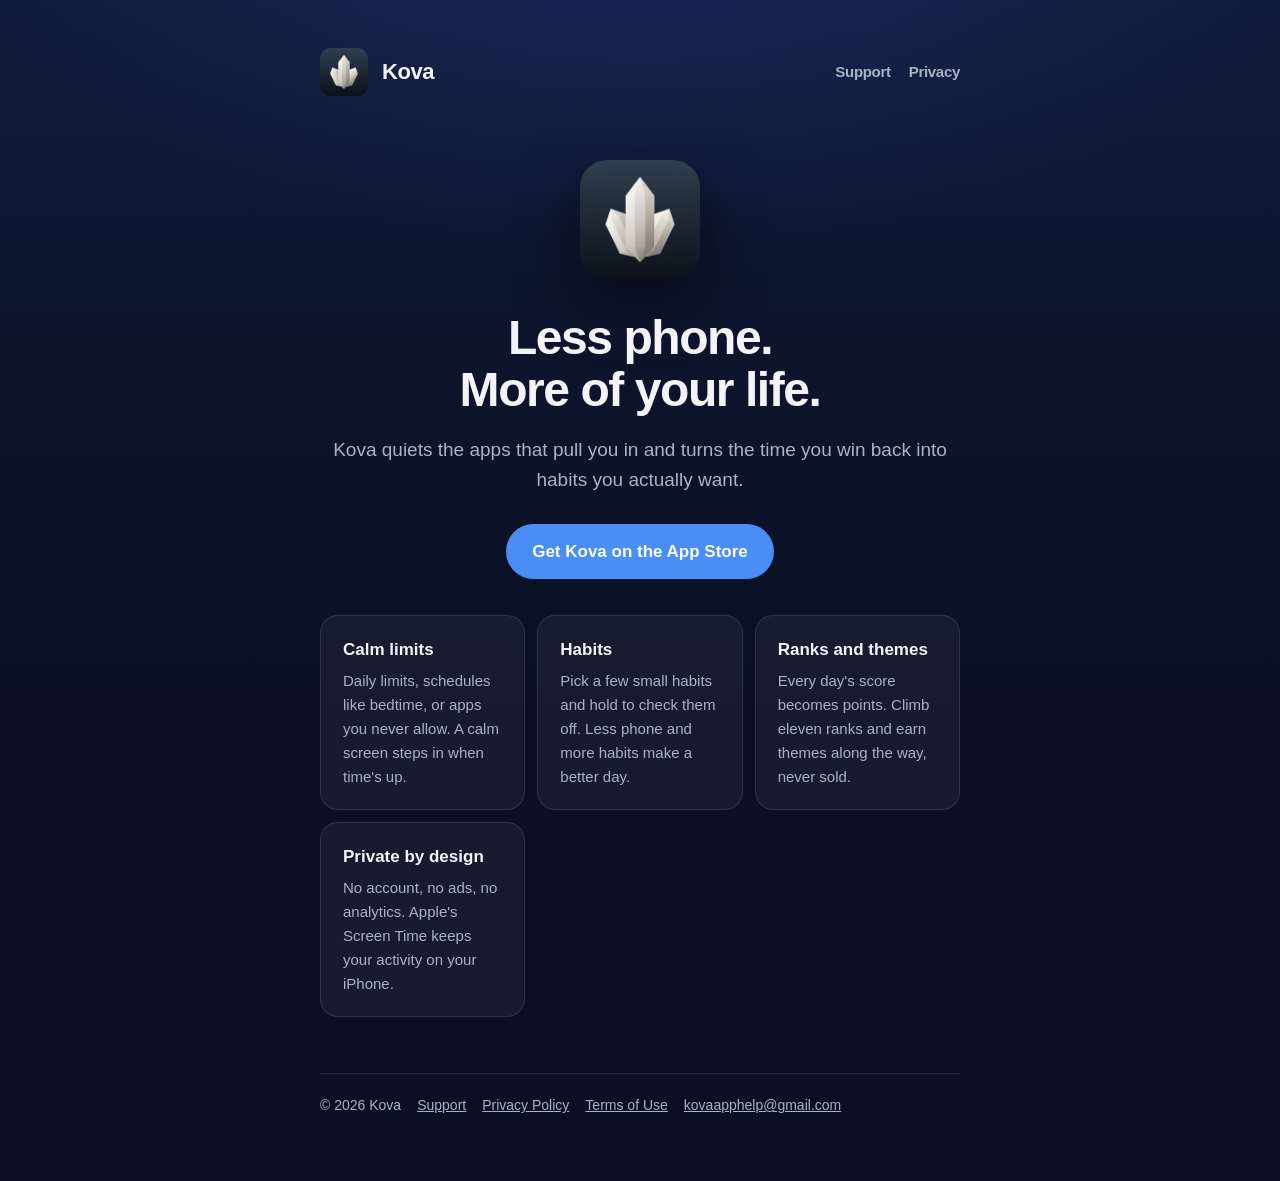
<file: index.html>
<!doctype html>
<html lang="en">
<head>
  <meta charset="utf-8">
  <meta name="viewport" content="width=device-width, initial-scale=1">
  <title>Kova: Screen Time &amp; Habits</title>
  <meta name="description" content="Kova helps you get off your phone and into the habits you actually want.">
  <link rel="icon" href="favicon.png">
  <link rel="stylesheet" href="style.css">
</head>
<body>
  <div class="wrap">
    <header>
      <img src="icon.png" alt="">
      <a href="./">Kova</a>
      <nav>
        <a href="support.html">Support</a>
        <a href="privacy.html">Privacy</a>
      </nav>
    </header>

    <main class="hero">
      <img src="icon.png" alt="Kova app icon">
      <h1>Less phone.<br>More of your life.</h1>
      <p class="lead">Kova quiets the apps that pull you in and turns the time you win back into habits you actually want.</p>
      <a class="button" href="https://apps.apple.com/app/id6834038333">Get Kova on the App Store</a>

      <div class="features">
        <div class="card"><h3>Calm limits</h3><p>Daily limits, schedules like bedtime, or apps you never allow. A calm screen steps in when time's up.</p></div>
        <div class="card"><h3>Habits</h3><p>Pick a few small habits and hold to check them off. Less phone and more habits make a better day.</p></div>
        <div class="card"><h3>Ranks and themes</h3><p>Every day's score becomes points. Climb eleven ranks and earn themes along the way, never sold.</p></div>
        <div class="card"><h3>Private by design</h3><p>No account, no ads, no analytics. Apple's Screen Time keeps your activity on your iPhone.</p></div>
      </div>
    </main>

    <footer>
      <span>© 2026 Kova</span>
      <a href="support.html">Support</a>
      <a href="privacy.html">Privacy Policy</a>
      <a href="https://www.apple.com/legal/internet-services/itunes/dev/stdeula/">Terms of Use</a>
      <a href="mailto:kovaapphelp@gmail.com">kovaapphelp@gmail.com</a>
    </footer>
  </div>
</body>
</html>
</file>
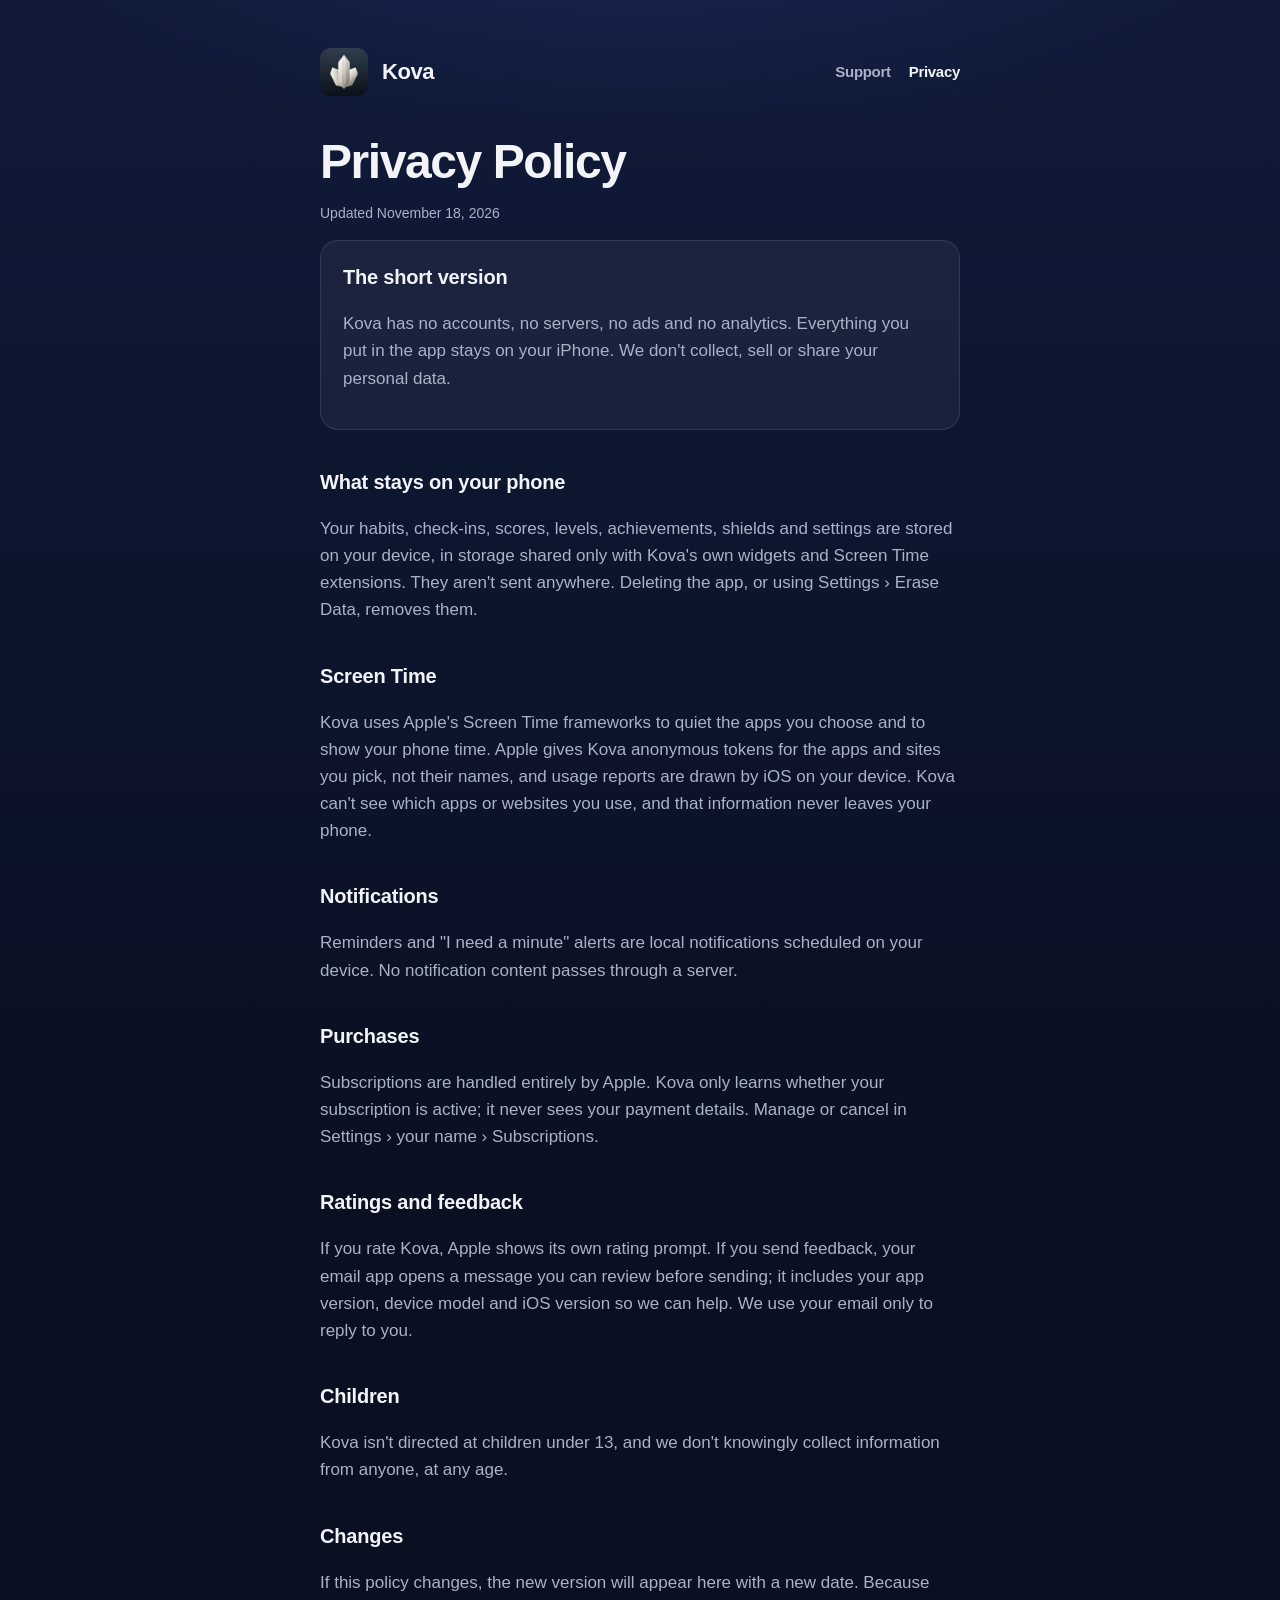
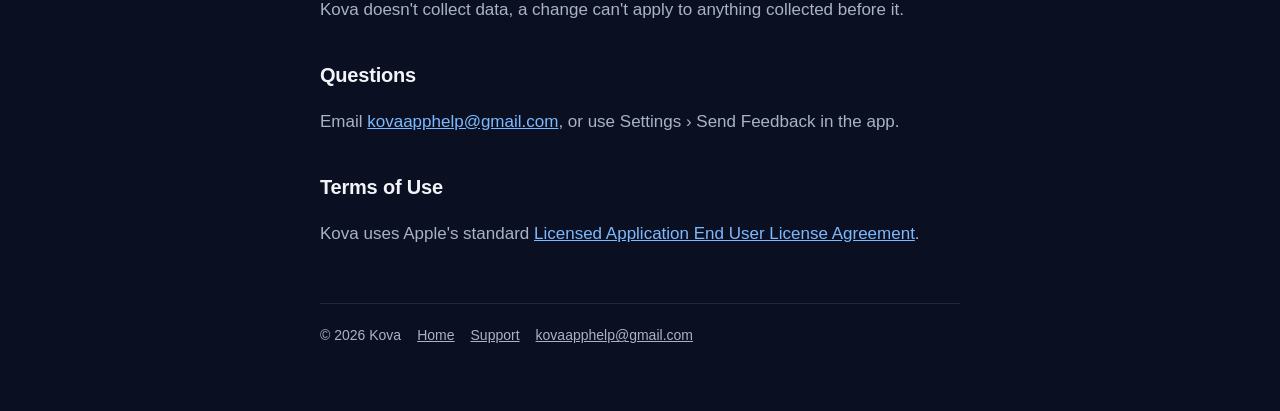
<file: privacy.html>
<!doctype html>
<html lang="en">
<head>
  <meta charset="utf-8">
  <meta name="viewport" content="width=device-width, initial-scale=1">
  <title>Kova Privacy Policy</title>
  <meta name="description" content="Kova has no accounts, no servers, no ads and no analytics. Everything stays on your iPhone.">
  <link rel="icon" href="favicon.png">
  <link rel="stylesheet" href="style.css">
</head>
<body>
  <div class="wrap">
    <header>
      <img src="icon.png" alt="">
      <a href="./">Kova</a>
      <nav>
        <a href="support.html">Support</a>
        <a href="privacy.html" aria-current="page">Privacy</a>
      </nav>
    </header>

    <main>
      <h1>Privacy Policy</h1>
      <p class="muted">Updated November 18, 2026</p>

      <div class="card">
        <h2>The short version</h2>
        <p>Kova has no accounts, no servers, no ads and no analytics. Everything you put in the app stays on your iPhone. We don't collect, sell or share your personal data.</p>
      </div>

      <h2>What stays on your phone</h2>
      <p>Your habits, check-ins, scores, levels, achievements, shields and settings are stored on your device, in storage shared only with Kova's own widgets and Screen Time extensions. They aren't sent anywhere. Deleting the app, or using Settings › Erase Data, removes them.</p>

      <h2>Screen Time</h2>
      <p>Kova uses Apple's Screen Time frameworks to quiet the apps you choose and to show your phone time. Apple gives Kova anonymous tokens for the apps and sites you pick, not their names, and usage reports are drawn by iOS on your device. Kova can't see which apps or websites you use, and that information never leaves your phone.</p>

      <h2>Notifications</h2>
      <p>Reminders and "I need a minute" alerts are local notifications scheduled on your device. No notification content passes through a server.</p>

      <h2>Purchases</h2>
      <p>Subscriptions are handled entirely by Apple. Kova only learns whether your subscription is active; it never sees your payment details. Manage or cancel in Settings › your name › Subscriptions.</p>

      <h2>Ratings and feedback</h2>
      <p>If you rate Kova, Apple shows its own rating prompt. If you send feedback, your email app opens a message you can review before sending; it includes your app version, device model and iOS version so we can help. We use your email only to reply to you.</p>

      <h2>Children</h2>
      <p>Kova isn't directed at children under 13, and we don't knowingly collect information from anyone, at any age.</p>

      <h2>Changes</h2>
      <p>If this policy changes, the new version will appear here with a new date. Because Kova doesn't collect data, a change can't apply to anything collected before it.</p>

      <h2>Questions</h2>
      <p>Email <a href="mailto:kovaapphelp@gmail.com">kovaapphelp@gmail.com</a>, or use Settings › Send Feedback in the app.</p>

      <h2>Terms of Use</h2>
      <p>Kova uses Apple's standard <a href="https://www.apple.com/legal/internet-services/itunes/dev/stdeula/">Licensed Application End User License Agreement</a>.</p>
    </main>

    <footer>
      <span>© 2026 Kova</span>
      <a href="./">Home</a>
      <a href="support.html">Support</a>
      <a href="mailto:kovaapphelp@gmail.com">kovaapphelp@gmail.com</a>
    </footer>
  </div>
</body>
</html>
</file>
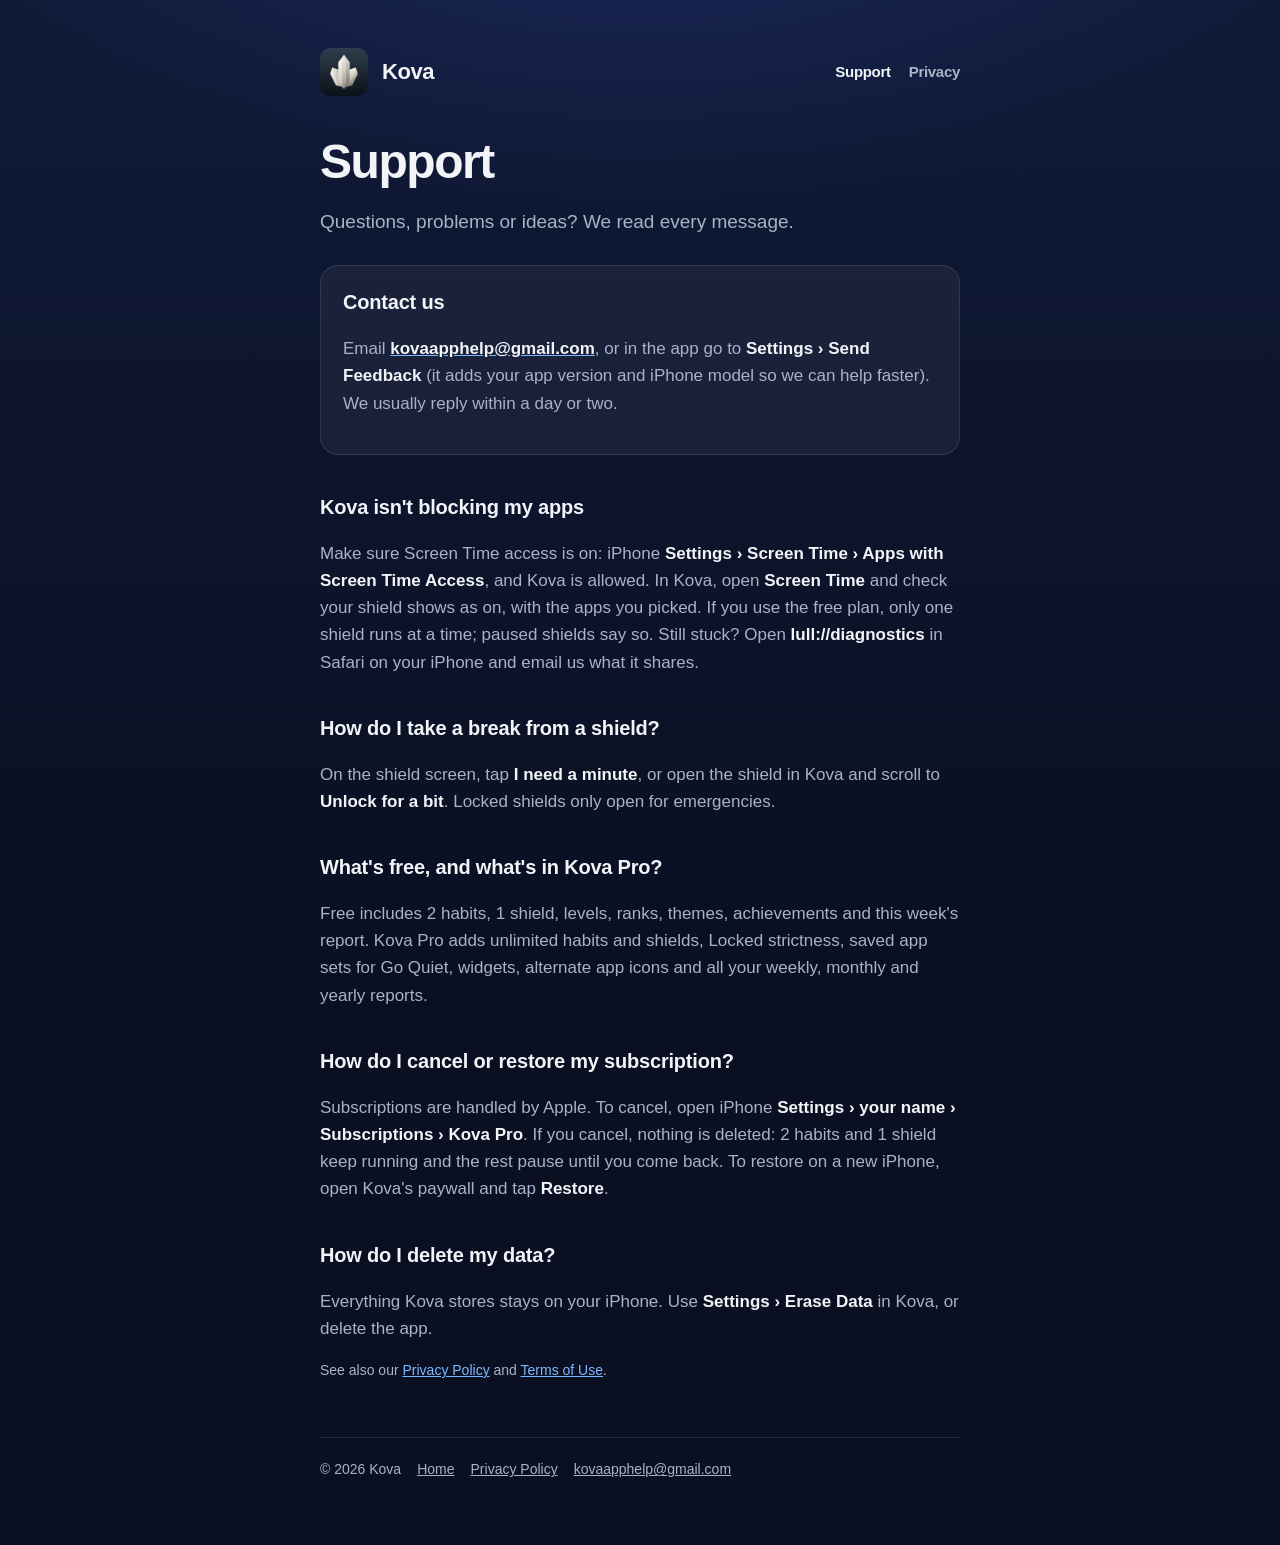
<file: support.html>
<!doctype html>
<html lang="en">
<head>
  <meta charset="utf-8">
  <meta name="viewport" content="width=device-width, initial-scale=1">
  <title>Kova Support</title>
  <meta name="description" content="Get help with Kova: contact us and answers to common questions.">
  <link rel="icon" href="favicon.png">
  <link rel="stylesheet" href="style.css">
</head>
<body>
  <div class="wrap">
    <header>
      <img src="icon.png" alt="">
      <a href="./">Kova</a>
      <nav>
        <a href="support.html" aria-current="page">Support</a>
        <a href="privacy.html">Privacy</a>
      </nav>
    </header>

    <main>
      <h1>Support</h1>
      <p class="lead">Questions, problems or ideas? We read every message.</p>

      <div class="card">
        <h2>Contact us</h2>
        <p>Email <a href="mailto:kovaapphelp@gmail.com"><strong>kovaapphelp@gmail.com</strong></a>, or in the app go to <strong>Settings › Send Feedback</strong> (it adds your app version and iPhone model so we can help faster). We usually reply within a day or two.</p>
      </div>

      <h2>Kova isn't blocking my apps</h2>
      <p>Make sure Screen Time access is on: iPhone <strong>Settings › Screen Time › Apps with Screen Time Access</strong>, and Kova is allowed. In Kova, open <strong>Screen Time</strong> and check your shield shows as on, with the apps you picked. If you use the free plan, only one shield runs at a time; paused shields say so. Still stuck? Open <strong>lull://diagnostics</strong> in Safari on your iPhone and email us what it shares.</p>

      <h2>How do I take a break from a shield?</h2>
      <p>On the shield screen, tap <strong>I need a minute</strong>, or open the shield in Kova and scroll to <strong>Unlock for a bit</strong>. Locked shields only open for emergencies.</p>

      <h2>What's free, and what's in Kova Pro?</h2>
      <p>Free includes 2 habits, 1 shield, levels, ranks, themes, achievements and this week's report. Kova Pro adds unlimited habits and shields, Locked strictness, saved app sets for Go Quiet, widgets, alternate app icons and all your weekly, monthly and yearly reports.</p>

      <h2>How do I cancel or restore my subscription?</h2>
      <p>Subscriptions are handled by Apple. To cancel, open iPhone <strong>Settings › your name › Subscriptions › Kova Pro</strong>. If you cancel, nothing is deleted: 2 habits and 1 shield keep running and the rest pause until you come back. To restore on a new iPhone, open Kova's paywall and tap <strong>Restore</strong>.</p>

      <h2>How do I delete my data?</h2>
      <p>Everything Kova stores stays on your iPhone. Use <strong>Settings › Erase Data</strong> in Kova, or delete the app.</p>

      <p class="muted">See also our <a href="privacy.html">Privacy Policy</a> and <a href="https://www.apple.com/legal/internet-services/itunes/dev/stdeula/">Terms of Use</a>.</p>
    </main>

    <footer>
      <span>© 2026 Kova</span>
      <a href="./">Home</a>
      <a href="privacy.html">Privacy Policy</a>
      <a href="mailto:kovaapphelp@gmail.com">kovaapphelp@gmail.com</a>
    </footer>
  </div>
</body>
</html>
</file>
<file: style.css>
:root {
  --bg: #0a1022;
  --bg-2: #101a38;
  --card: rgba(255, 255, 255, 0.05);
  --line: rgba(255, 255, 255, 0.10);
  --text: #f2f4f8;
  --text-2: #a9b2c6;
  --accent: #7db9ff;
}
* { box-sizing: border-box; }
html { -webkit-text-size-adjust: 100%; }
body {
  margin: 0;
  background: radial-gradient(1200px 600px at 50% -10%, #1b2a5c 0%, transparent 60%), linear-gradient(var(--bg-2), var(--bg) 60%);
  background-color: var(--bg);
  color: var(--text);
  font: 17px/1.6 -apple-system, BlinkMacSystemFont, "SF Pro Text", "Helvetica Neue", Arial, sans-serif;
  min-height: 100vh;
}
.wrap { max-width: 680px; margin: 0 auto; padding: 48px 20px 64px; }
header { display: flex; align-items: center; gap: 14px; margin-bottom: 40px; }
header img { width: 48px; height: 48px; border-radius: 11px; }
header a { color: var(--text); text-decoration: none; font-weight: 800; font-size: 22px; letter-spacing: -0.02em; }
nav { margin-left: auto; display: flex; gap: 18px; font-size: 15px; }
nav a { color: var(--text-2); text-decoration: none; font-weight: 600; font-size: 15px; }
nav a:hover, nav a[aria-current="page"] { color: var(--text); }
h1 { font-size: clamp(34px, 7vw, 48px); line-height: 1.08; letter-spacing: -0.03em; margin: 0 0 14px; font-weight: 800; }
h2 { font-size: 20px; letter-spacing: -0.01em; margin: 36px 0 8px; }
p, li { color: var(--text-2); }
strong { color: var(--text); }
a { color: var(--accent); }
.lead { font-size: 19px; color: var(--text-2); margin-bottom: 28px; }
.hero { text-align: center; padding-top: 24px; }
.hero img { width: 120px; height: 120px; border-radius: 27px; box-shadow: 0 20px 60px rgba(0,0,0,.5); margin-bottom: 24px; }
.button { display: inline-block; background: #4a8df5; color: #fff; text-decoration: none; font-weight: 700; padding: 14px 26px; border-radius: 999px; }
.card { background: var(--card); border: 1px solid var(--line); border-radius: 18px; padding: 20px 22px; margin: 16px 0; }
.card h2 { margin-top: 0; }
.features { display: grid; grid-template-columns: repeat(auto-fit, minmax(200px, 1fr)); gap: 12px; margin-top: 36px; text-align: left; }
.features .card { margin: 0; }
.features h3 { margin: 0 0 6px; font-size: 17px; }
.features p { margin: 0; font-size: 15px; }
.muted { font-size: 14px; color: var(--text-2); }
footer { margin-top: 56px; padding-top: 20px; border-top: 1px solid var(--line); font-size: 14px; color: var(--text-2); display: flex; flex-wrap: wrap; gap: 16px; }
footer a { color: var(--text-2); }
@media (max-width: 480px) {
  header { flex-wrap: wrap; }
  nav { margin-left: 0; width: 100%; }
}
</file>
